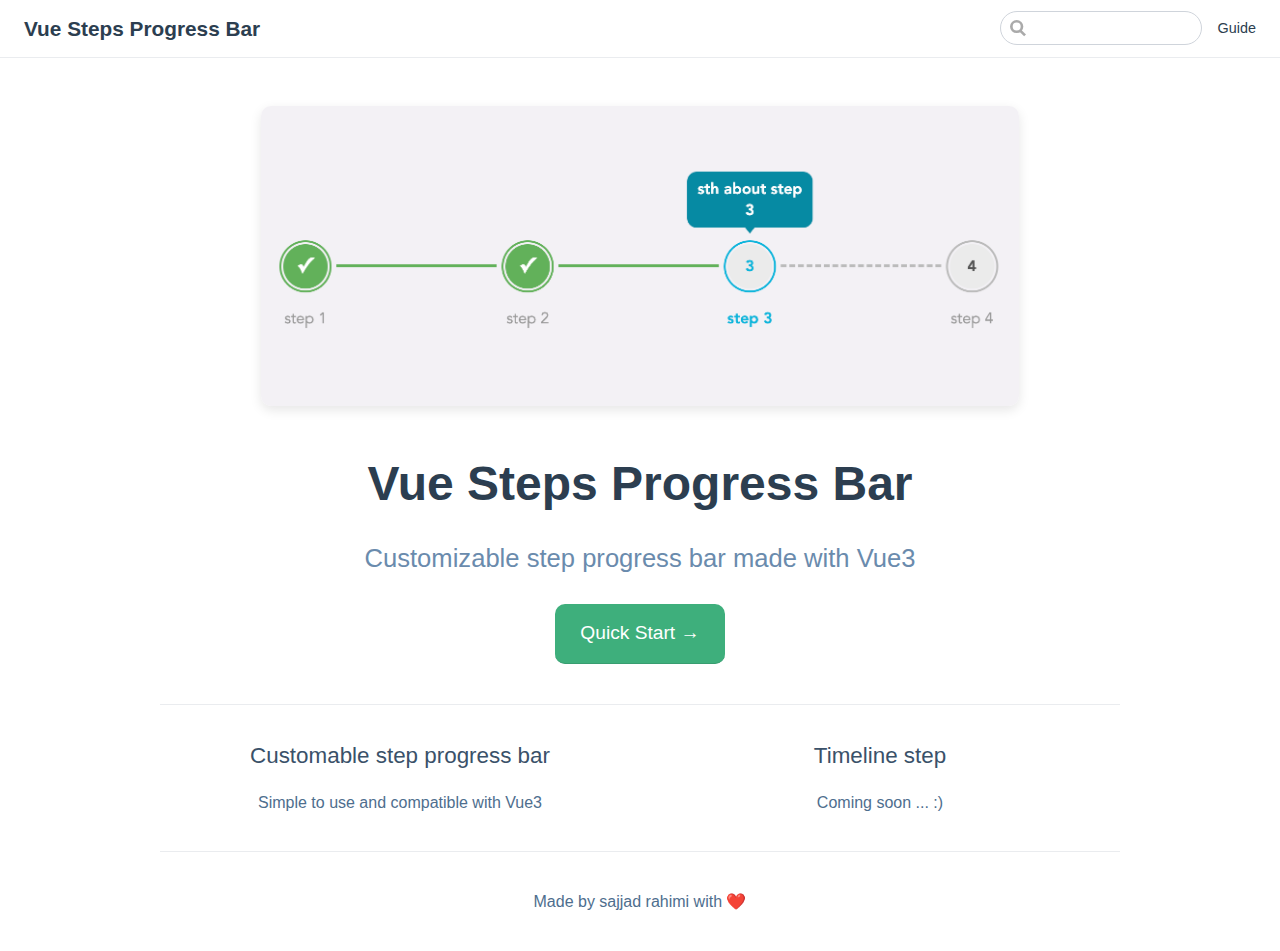
<file: index.html>
<!DOCTYPE html>
<html lang="en-US">
  <head>
    <meta charset="utf-8">
    <meta name="viewport" content="width=device-width,initial-scale=1">
    <title>Vue Steps Progress Bar</title>
    <meta name="generator" content="VuePress 1.8.2">
    
    <meta name="description" content="Vue steps progress bar">
    <meta name="theme-color" content="#3eaf7c">
    <meta name="apple-mobile-web-app-capable" content="yes">
    <meta name="apple-mobile-web-app-status-bar-style" content="black">
    
    <link rel="preload" href="/assets/css/0.styles.1e616eb3.css" as="style"><link rel="preload" href="/assets/js/app.05c525f5.js" as="script"><link rel="preload" href="/assets/js/2.574e60c1.js" as="script"><link rel="preload" href="/assets/js/13.1f40be32.js" as="script"><link rel="prefetch" href="/assets/js/10.aa786312.js"><link rel="prefetch" href="/assets/js/11.b0fa9ad8.js"><link rel="prefetch" href="/assets/js/12.48c99750.js"><link rel="prefetch" href="/assets/js/3.92d0cf36.js"><link rel="prefetch" href="/assets/js/4.e0cd3925.js"><link rel="prefetch" href="/assets/js/5.d0693791.js"><link rel="prefetch" href="/assets/js/6.29235260.js"><link rel="prefetch" href="/assets/js/7.018205db.js"><link rel="prefetch" href="/assets/js/8.f41bae60.js"><link rel="prefetch" href="/assets/js/9.46485af2.js">
    <link rel="stylesheet" href="/assets/css/0.styles.1e616eb3.css">
  </head>
  <body>
    <div id="app" data-server-rendered="true"><div class="theme-container no-sidebar"><header class="navbar"><div class="sidebar-button"><svg xmlns="http://www.w3.org/2000/svg" aria-hidden="true" role="img" viewBox="0 0 448 512" class="icon"><path fill="currentColor" d="M436 124H12c-6.627 0-12-5.373-12-12V80c0-6.627 5.373-12 12-12h424c6.627 0 12 5.373 12 12v32c0 6.627-5.373 12-12 12zm0 160H12c-6.627 0-12-5.373-12-12v-32c0-6.627 5.373-12 12-12h424c6.627 0 12 5.373 12 12v32c0 6.627-5.373 12-12 12zm0 160H12c-6.627 0-12-5.373-12-12v-32c0-6.627 5.373-12 12-12h424c6.627 0 12 5.373 12 12v32c0 6.627-5.373 12-12 12z"></path></svg></div> <a href="/" aria-current="page" class="home-link router-link-exact-active router-link-active"><!----> <span class="site-name">Vue Steps Progress Bar</span></a> <div class="links"><div class="search-box"><input aria-label="Search" autocomplete="off" spellcheck="false" value=""> <!----></div> <nav class="nav-links can-hide"><div class="nav-item"><a href="/guide/" class="nav-link">
  Guide
</a></div> <!----></nav></div></header> <div class="sidebar-mask"></div> <aside class="sidebar"><nav class="nav-links"><div class="nav-item"><a href="/guide/" class="nav-link">
  Guide
</a></div> <!----></nav>  <!----> </aside> <main aria-labelledby="main-title" class="home"><header class="hero"><img src="step-progress-bar.png" alt="hero"> <h1 id="main-title">
      Vue Steps Progress Bar
    </h1> <p class="description">
      Customizable step progress bar made with Vue3
    </p> <p class="action"><a href="/guide/" class="nav-link action-button">
  Quick Start →
</a></p></header> <div class="features"><div class="feature"><h2>Customable step progress bar</h2> <p>Simple to use and compatible with Vue3</p></div><div class="feature"><h2>Timeline step</h2> <p>Coming soon ... :)</p></div></div> <div class="theme-default-content custom content__default"></div> <div class="footer">
    Made by sajjad rahimi with ❤️
  </div></main></div><div class="global-ui"></div></div>
    <script src="/assets/js/app.05c525f5.js" defer></script><script src="/assets/js/2.574e60c1.js" defer></script><script src="/assets/js/13.1f40be32.js" defer></script>
  </body>
</html>
</file>
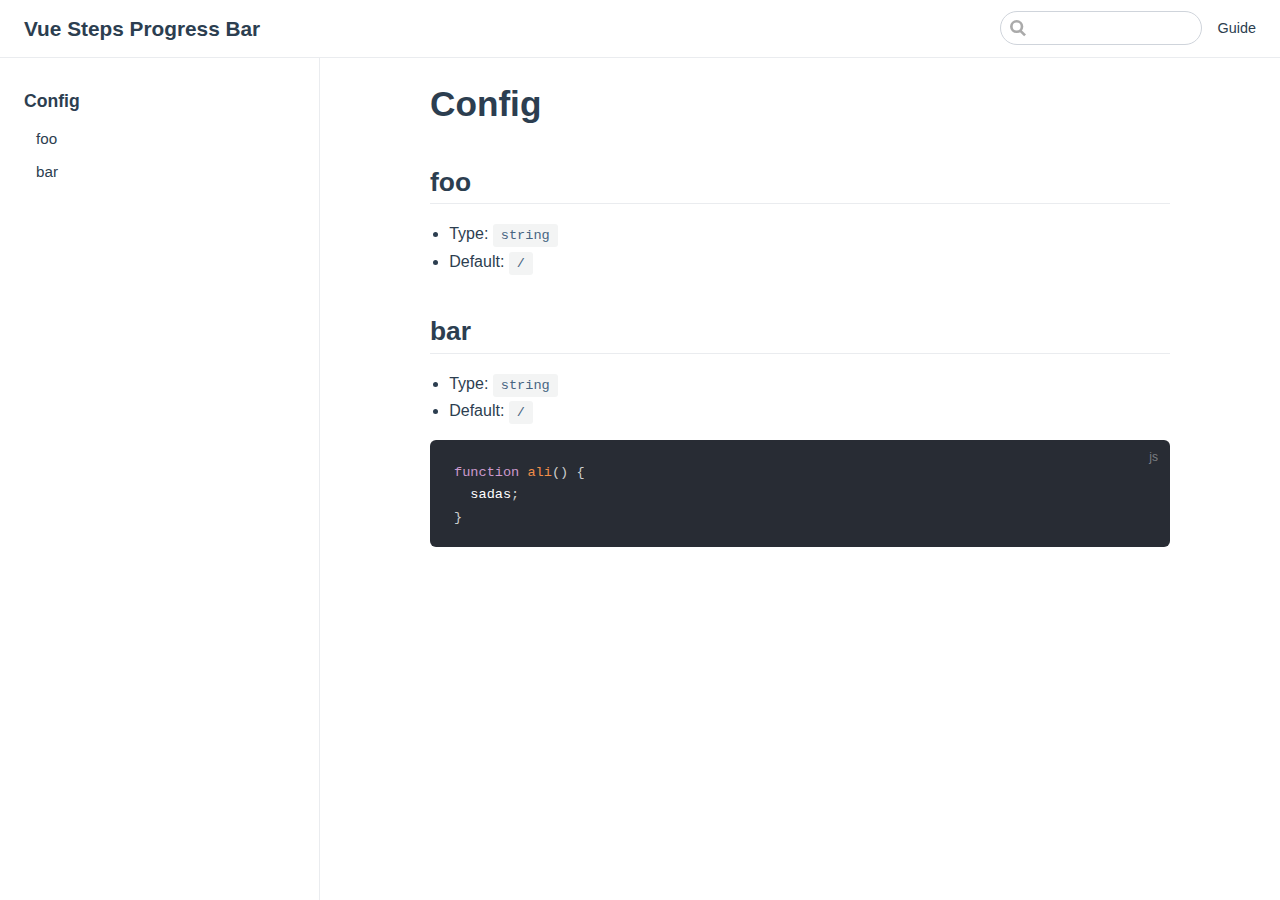
<file: config/index.html>
<!DOCTYPE html>
<html lang="en-US">
  <head>
    <meta charset="utf-8">
    <meta name="viewport" content="width=device-width,initial-scale=1">
    <title>Config | Vue Steps Progress Bar</title>
    <meta name="generator" content="VuePress 1.8.2">
    
    <meta name="description" content="Vue steps progress bar">
    <meta name="theme-color" content="#3eaf7c">
    <meta name="apple-mobile-web-app-capable" content="yes">
    <meta name="apple-mobile-web-app-status-bar-style" content="black">
    
    <link rel="preload" href="/assets/css/0.styles.1e616eb3.css" as="style"><link rel="preload" href="/assets/js/app.05c525f5.js" as="script"><link rel="preload" href="/assets/js/2.574e60c1.js" as="script"><link rel="preload" href="/assets/js/10.aa786312.js" as="script"><link rel="prefetch" href="/assets/js/11.b0fa9ad8.js"><link rel="prefetch" href="/assets/js/12.48c99750.js"><link rel="prefetch" href="/assets/js/13.1f40be32.js"><link rel="prefetch" href="/assets/js/3.92d0cf36.js"><link rel="prefetch" href="/assets/js/4.e0cd3925.js"><link rel="prefetch" href="/assets/js/5.d0693791.js"><link rel="prefetch" href="/assets/js/6.29235260.js"><link rel="prefetch" href="/assets/js/7.018205db.js"><link rel="prefetch" href="/assets/js/8.f41bae60.js"><link rel="prefetch" href="/assets/js/9.46485af2.js">
    <link rel="stylesheet" href="/assets/css/0.styles.1e616eb3.css">
  </head>
  <body>
    <div id="app" data-server-rendered="true"><div class="theme-container"><header class="navbar"><div class="sidebar-button"><svg xmlns="http://www.w3.org/2000/svg" aria-hidden="true" role="img" viewBox="0 0 448 512" class="icon"><path fill="currentColor" d="M436 124H12c-6.627 0-12-5.373-12-12V80c0-6.627 5.373-12 12-12h424c6.627 0 12 5.373 12 12v32c0 6.627-5.373 12-12 12zm0 160H12c-6.627 0-12-5.373-12-12v-32c0-6.627 5.373-12 12-12h424c6.627 0 12 5.373 12 12v32c0 6.627-5.373 12-12 12zm0 160H12c-6.627 0-12-5.373-12-12v-32c0-6.627 5.373-12 12-12h424c6.627 0 12 5.373 12 12v32c0 6.627-5.373 12-12 12z"></path></svg></div> <a href="/" class="home-link router-link-active"><!----> <span class="site-name">Vue Steps Progress Bar</span></a> <div class="links"><div class="search-box"><input aria-label="Search" autocomplete="off" spellcheck="false" value=""> <!----></div> <nav class="nav-links can-hide"><div class="nav-item"><a href="/guide/" class="nav-link">
  Guide
</a></div> <!----></nav></div></header> <div class="sidebar-mask"></div> <aside class="sidebar"><nav class="nav-links"><div class="nav-item"><a href="/guide/" class="nav-link">
  Guide
</a></div> <!----></nav>  <ul class="sidebar-links"><li><section class="sidebar-group depth-0"><p class="sidebar-heading open"><span>Config</span> <!----></p> <ul class="sidebar-links sidebar-group-items"><li><a href="/config/#foo" class="sidebar-link">foo</a><ul class="sidebar-sub-headers"></ul></li><li><a href="/config/#bar" class="sidebar-link">bar</a><ul class="sidebar-sub-headers"></ul></li></ul></section></li></ul> </aside> <main class="page"> <div class="theme-default-content content__default"><h1 id="config"><a href="#config" class="header-anchor">#</a> Config</h1> <h2 id="foo"><a href="#foo" class="header-anchor">#</a> foo</h2> <ul><li>Type: <code>string</code></li> <li>Default: <code>/</code></li></ul> <h2 id="bar"><a href="#bar" class="header-anchor">#</a> bar</h2> <ul><li>Type: <code>string</code></li> <li>Default: <code>/</code></li></ul> <div class="language-javascript extra-class"><pre class="language-javascript"><code><span class="token keyword">function</span> <span class="token function">ali</span><span class="token punctuation">(</span><span class="token punctuation">)</span> <span class="token punctuation">{</span>
  sadas<span class="token punctuation">;</span>
<span class="token punctuation">}</span>
</code></pre></div></div> <footer class="page-edit"><!----> <!----></footer> <!----> </main></div><div class="global-ui"></div></div>
    <script src="/assets/js/app.05c525f5.js" defer></script><script src="/assets/js/2.574e60c1.js" defer></script><script src="/assets/js/10.aa786312.js" defer></script>
  </body>
</html>
</file>
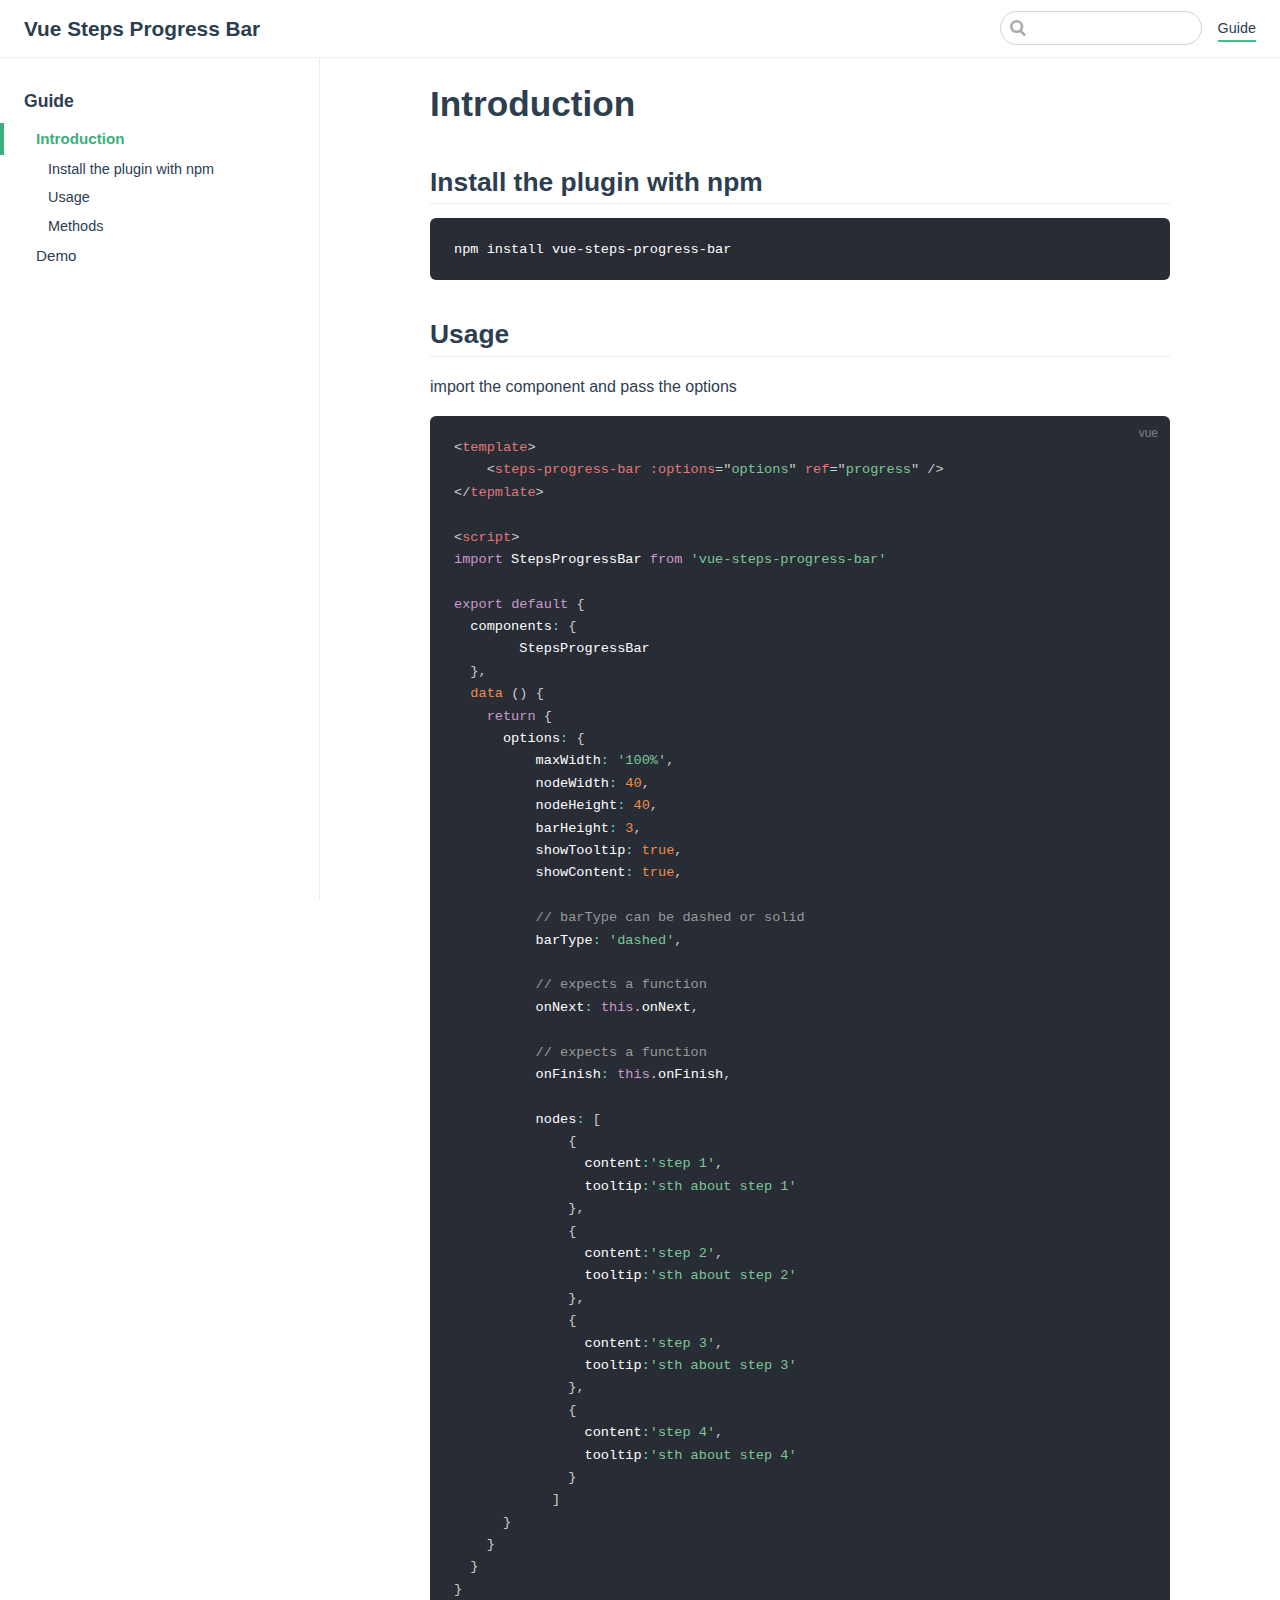
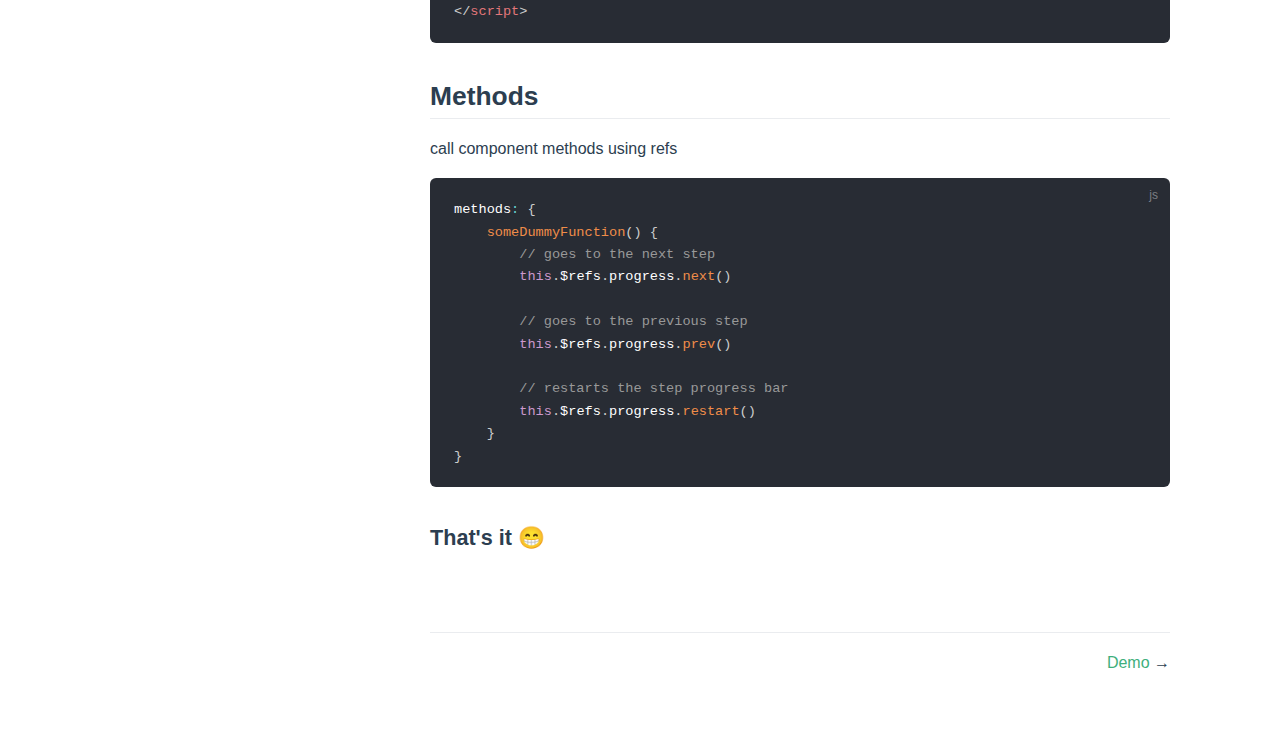
<file: guide/index.html>
<!DOCTYPE html>
<html lang="en-US">
  <head>
    <meta charset="utf-8">
    <meta name="viewport" content="width=device-width,initial-scale=1">
    <title>Introduction | Vue Steps Progress Bar</title>
    <meta name="generator" content="VuePress 1.8.2">
    
    <meta name="description" content="Vue steps progress bar">
    <meta name="theme-color" content="#3eaf7c">
    <meta name="apple-mobile-web-app-capable" content="yes">
    <meta name="apple-mobile-web-app-status-bar-style" content="black">
    
    <link rel="preload" href="/assets/css/0.styles.1e616eb3.css" as="style"><link rel="preload" href="/assets/js/app.05c525f5.js" as="script"><link rel="preload" href="/assets/js/2.574e60c1.js" as="script"><link rel="preload" href="/assets/js/11.b0fa9ad8.js" as="script"><link rel="prefetch" href="/assets/js/10.aa786312.js"><link rel="prefetch" href="/assets/js/12.48c99750.js"><link rel="prefetch" href="/assets/js/13.1f40be32.js"><link rel="prefetch" href="/assets/js/3.92d0cf36.js"><link rel="prefetch" href="/assets/js/4.e0cd3925.js"><link rel="prefetch" href="/assets/js/5.d0693791.js"><link rel="prefetch" href="/assets/js/6.29235260.js"><link rel="prefetch" href="/assets/js/7.018205db.js"><link rel="prefetch" href="/assets/js/8.f41bae60.js"><link rel="prefetch" href="/assets/js/9.46485af2.js">
    <link rel="stylesheet" href="/assets/css/0.styles.1e616eb3.css">
  </head>
  <body>
    <div id="app" data-server-rendered="true"><div class="theme-container"><header class="navbar"><div class="sidebar-button"><svg xmlns="http://www.w3.org/2000/svg" aria-hidden="true" role="img" viewBox="0 0 448 512" class="icon"><path fill="currentColor" d="M436 124H12c-6.627 0-12-5.373-12-12V80c0-6.627 5.373-12 12-12h424c6.627 0 12 5.373 12 12v32c0 6.627-5.373 12-12 12zm0 160H12c-6.627 0-12-5.373-12-12v-32c0-6.627 5.373-12 12-12h424c6.627 0 12 5.373 12 12v32c0 6.627-5.373 12-12 12zm0 160H12c-6.627 0-12-5.373-12-12v-32c0-6.627 5.373-12 12-12h424c6.627 0 12 5.373 12 12v32c0 6.627-5.373 12-12 12z"></path></svg></div> <a href="/" class="home-link router-link-active"><!----> <span class="site-name">Vue Steps Progress Bar</span></a> <div class="links"><div class="search-box"><input aria-label="Search" autocomplete="off" spellcheck="false" value=""> <!----></div> <nav class="nav-links can-hide"><div class="nav-item"><a href="/guide/" aria-current="page" class="nav-link router-link-exact-active router-link-active">
  Guide
</a></div> <!----></nav></div></header> <div class="sidebar-mask"></div> <aside class="sidebar"><nav class="nav-links"><div class="nav-item"><a href="/guide/" aria-current="page" class="nav-link router-link-exact-active router-link-active">
  Guide
</a></div> <!----></nav>  <ul class="sidebar-links"><li><section class="sidebar-group depth-0"><p class="sidebar-heading open"><span>Guide</span> <!----></p> <ul class="sidebar-links sidebar-group-items"><li><a href="/guide/" aria-current="page" class="active sidebar-link">Introduction</a><ul class="sidebar-sub-headers"><li class="sidebar-sub-header"><a href="/guide/#install-the-plugin-with-npm" class="sidebar-link">Install the plugin with npm</a></li><li class="sidebar-sub-header"><a href="/guide/#usage" class="sidebar-link">Usage</a></li><li class="sidebar-sub-header"><a href="/guide/#methods" class="sidebar-link">Methods</a></li></ul></li><li><a href="/guide/using-vue.html" class="sidebar-link">Demo</a></li></ul></section></li></ul> </aside> <main class="page"> <div class="theme-default-content content__default"><h1 id="introduction"><a href="#introduction" class="header-anchor">#</a> Introduction</h1> <h2 id="install-the-plugin-with-npm"><a href="#install-the-plugin-with-npm" class="header-anchor">#</a> Install the plugin with npm</h2> <div class="language- extra-class"><pre class="language-text"><code>npm install vue-steps-progress-bar
</code></pre></div><h2 id="usage"><a href="#usage" class="header-anchor">#</a> Usage</h2> <p>import the component and pass the options</p> <div class="language-vue extra-class"><pre class="language-vue"><code><span class="token tag"><span class="token tag"><span class="token punctuation">&lt;</span>template</span><span class="token punctuation">&gt;</span></span>
    <span class="token tag"><span class="token tag"><span class="token punctuation">&lt;</span>steps-progress-bar</span> <span class="token attr-name">:options</span><span class="token attr-value"><span class="token punctuation attr-equals">=</span><span class="token punctuation">&quot;</span>options<span class="token punctuation">&quot;</span></span> <span class="token attr-name">ref</span><span class="token attr-value"><span class="token punctuation attr-equals">=</span><span class="token punctuation">&quot;</span>progress<span class="token punctuation">&quot;</span></span> <span class="token punctuation">/&gt;</span></span>
<span class="token tag"><span class="token tag"><span class="token punctuation">&lt;/</span>tepmlate</span><span class="token punctuation">&gt;</span></span>

<span class="token tag"><span class="token tag"><span class="token punctuation">&lt;</span>script</span><span class="token punctuation">&gt;</span></span><span class="token script"><span class="token language-javascript">
<span class="token keyword">import</span> StepsProgressBar <span class="token keyword">from</span> <span class="token string">'vue-steps-progress-bar'</span>

<span class="token keyword">export</span> <span class="token keyword">default</span> <span class="token punctuation">{</span>
  components<span class="token operator">:</span> <span class="token punctuation">{</span>
        StepsProgressBar
  <span class="token punctuation">}</span><span class="token punctuation">,</span>
  <span class="token function">data</span> <span class="token punctuation">(</span><span class="token punctuation">)</span> <span class="token punctuation">{</span>
    <span class="token keyword">return</span> <span class="token punctuation">{</span>
      options<span class="token operator">:</span> <span class="token punctuation">{</span>
          maxWidth<span class="token operator">:</span> <span class="token string">'100%'</span><span class="token punctuation">,</span>
          nodeWidth<span class="token operator">:</span> <span class="token number">40</span><span class="token punctuation">,</span>
          nodeHeight<span class="token operator">:</span> <span class="token number">40</span><span class="token punctuation">,</span>
          barHeight<span class="token operator">:</span> <span class="token number">3</span><span class="token punctuation">,</span>
          showTooltip<span class="token operator">:</span> <span class="token boolean">true</span><span class="token punctuation">,</span>
          showContent<span class="token operator">:</span> <span class="token boolean">true</span><span class="token punctuation">,</span>

          <span class="token comment">// barType can be dashed or solid</span>
          barType<span class="token operator">:</span> <span class="token string">'dashed'</span><span class="token punctuation">,</span>

          <span class="token comment">// expects a function</span>
          onNext<span class="token operator">:</span> <span class="token keyword">this</span><span class="token punctuation">.</span>onNext<span class="token punctuation">,</span>

          <span class="token comment">// expects a function</span>
          onFinish<span class="token operator">:</span> <span class="token keyword">this</span><span class="token punctuation">.</span>onFinish<span class="token punctuation">,</span>

          nodes<span class="token operator">:</span> <span class="token punctuation">[</span>
              <span class="token punctuation">{</span>
                content<span class="token operator">:</span><span class="token string">'step 1'</span><span class="token punctuation">,</span>
                tooltip<span class="token operator">:</span><span class="token string">'sth about step 1'</span>
              <span class="token punctuation">}</span><span class="token punctuation">,</span>
              <span class="token punctuation">{</span>
                content<span class="token operator">:</span><span class="token string">'step 2'</span><span class="token punctuation">,</span>
                tooltip<span class="token operator">:</span><span class="token string">'sth about step 2'</span>
              <span class="token punctuation">}</span><span class="token punctuation">,</span>
              <span class="token punctuation">{</span>
                content<span class="token operator">:</span><span class="token string">'step 3'</span><span class="token punctuation">,</span>
                tooltip<span class="token operator">:</span><span class="token string">'sth about step 3'</span>
              <span class="token punctuation">}</span><span class="token punctuation">,</span>
              <span class="token punctuation">{</span>
                content<span class="token operator">:</span><span class="token string">'step 4'</span><span class="token punctuation">,</span>
                tooltip<span class="token operator">:</span><span class="token string">'sth about step 4'</span>
              <span class="token punctuation">}</span>
            <span class="token punctuation">]</span>
      <span class="token punctuation">}</span>
    <span class="token punctuation">}</span>
  <span class="token punctuation">}</span>
<span class="token punctuation">}</span>
</span></span><span class="token tag"><span class="token tag"><span class="token punctuation">&lt;/</span>script</span><span class="token punctuation">&gt;</span></span>
</code></pre></div><h2 id="methods"><a href="#methods" class="header-anchor">#</a> Methods</h2> <p>call component methods using refs</p> <div class="language-javascript extra-class"><pre class="language-javascript"><code>methods<span class="token operator">:</span> <span class="token punctuation">{</span>
    <span class="token function">someDummyFunction</span><span class="token punctuation">(</span><span class="token punctuation">)</span> <span class="token punctuation">{</span>
        <span class="token comment">// goes to the next step</span>
        <span class="token keyword">this</span><span class="token punctuation">.</span>$refs<span class="token punctuation">.</span>progress<span class="token punctuation">.</span><span class="token function">next</span><span class="token punctuation">(</span><span class="token punctuation">)</span>

        <span class="token comment">// goes to the previous step</span>
        <span class="token keyword">this</span><span class="token punctuation">.</span>$refs<span class="token punctuation">.</span>progress<span class="token punctuation">.</span><span class="token function">prev</span><span class="token punctuation">(</span><span class="token punctuation">)</span>

        <span class="token comment">// restarts the step progress bar</span>
        <span class="token keyword">this</span><span class="token punctuation">.</span>$refs<span class="token punctuation">.</span>progress<span class="token punctuation">.</span><span class="token function">restart</span><span class="token punctuation">(</span><span class="token punctuation">)</span>
    <span class="token punctuation">}</span>
<span class="token punctuation">}</span>
</code></pre></div><h3 id="that-s-it-😁"><a href="#that-s-it-😁" class="header-anchor">#</a> That's it 😁</h3></div> <footer class="page-edit"><!----> <!----></footer> <div class="page-nav"><p class="inner"><!----> <span class="next"><a href="/guide/using-vue.html">
        Demo
      </a>
      →
    </span></p></div> </main></div><div class="global-ui"></div></div>
    <script src="/assets/js/app.05c525f5.js" defer></script><script src="/assets/js/2.574e60c1.js" defer></script><script src="/assets/js/11.b0fa9ad8.js" defer></script>
  </body>
</html>
</file>
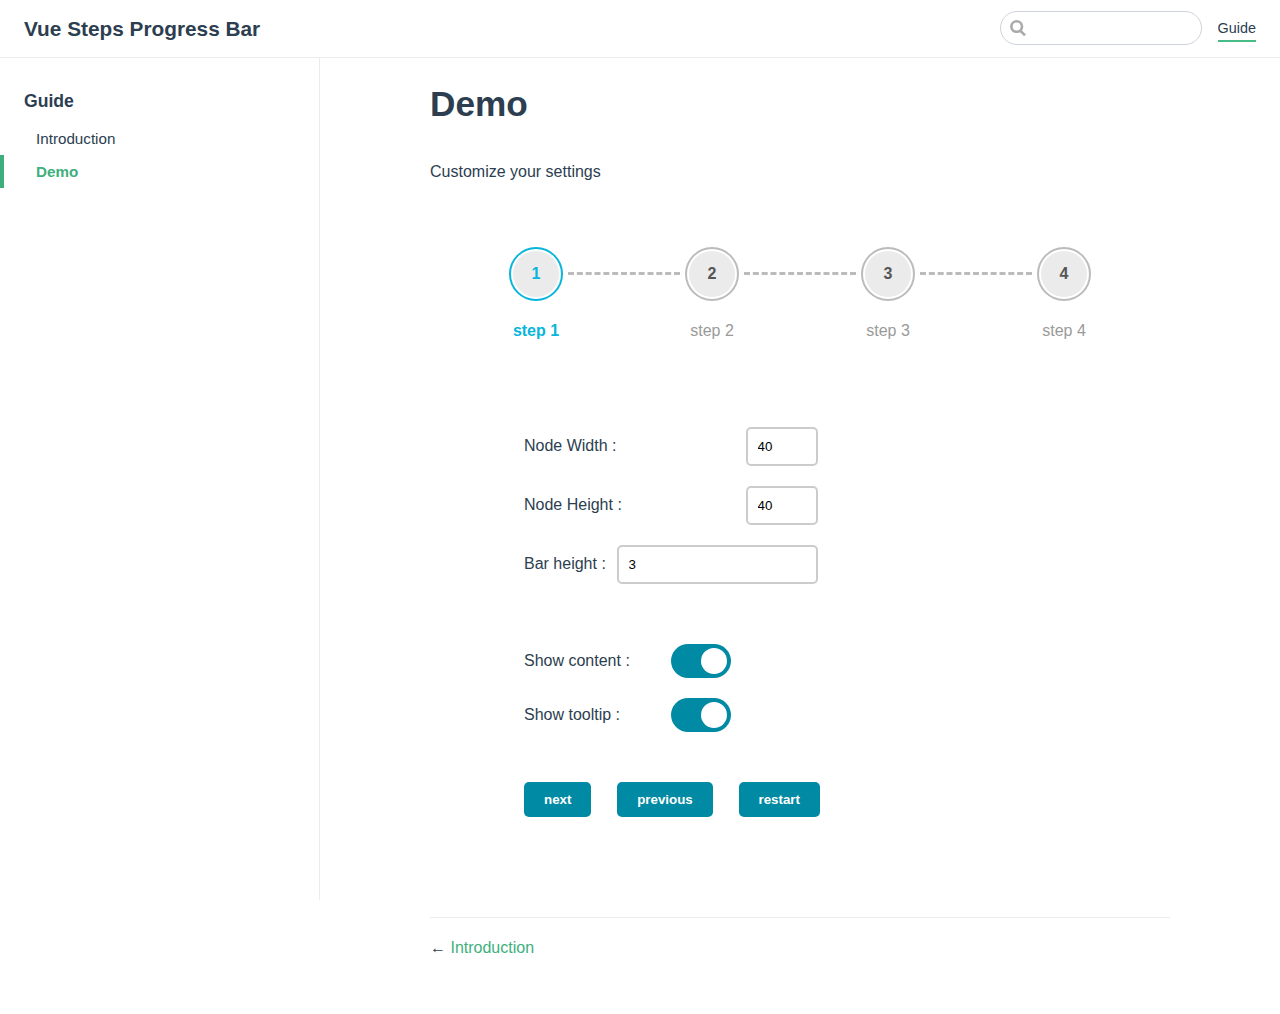
<file: guide/using-vue.html>
<!DOCTYPE html>
<html lang="en-US">
  <head>
    <meta charset="utf-8">
    <meta name="viewport" content="width=device-width,initial-scale=1">
    <title>Demo | Vue Steps Progress Bar</title>
    <meta name="generator" content="VuePress 1.8.2">
    
    <meta name="description" content="Vue steps progress bar">
    <meta name="theme-color" content="#3eaf7c">
    <meta name="apple-mobile-web-app-capable" content="yes">
    <meta name="apple-mobile-web-app-status-bar-style" content="black">
    
    <link rel="preload" href="/assets/css/0.styles.1e616eb3.css" as="style"><link rel="preload" href="/assets/js/app.05c525f5.js" as="script"><link rel="preload" href="/assets/js/2.574e60c1.js" as="script"><link rel="preload" href="/assets/js/12.48c99750.js" as="script"><link rel="preload" href="/assets/js/3.92d0cf36.js" as="script"><link rel="prefetch" href="/assets/js/10.aa786312.js"><link rel="prefetch" href="/assets/js/11.b0fa9ad8.js"><link rel="prefetch" href="/assets/js/13.1f40be32.js"><link rel="prefetch" href="/assets/js/4.e0cd3925.js"><link rel="prefetch" href="/assets/js/5.d0693791.js"><link rel="prefetch" href="/assets/js/6.29235260.js"><link rel="prefetch" href="/assets/js/7.018205db.js"><link rel="prefetch" href="/assets/js/8.f41bae60.js"><link rel="prefetch" href="/assets/js/9.46485af2.js">
    <link rel="stylesheet" href="/assets/css/0.styles.1e616eb3.css">
  </head>
  <body>
    <div id="app" data-server-rendered="true"><div class="theme-container"><header class="navbar"><div class="sidebar-button"><svg xmlns="http://www.w3.org/2000/svg" aria-hidden="true" role="img" viewBox="0 0 448 512" class="icon"><path fill="currentColor" d="M436 124H12c-6.627 0-12-5.373-12-12V80c0-6.627 5.373-12 12-12h424c6.627 0 12 5.373 12 12v32c0 6.627-5.373 12-12 12zm0 160H12c-6.627 0-12-5.373-12-12v-32c0-6.627 5.373-12 12-12h424c6.627 0 12 5.373 12 12v32c0 6.627-5.373 12-12 12zm0 160H12c-6.627 0-12-5.373-12-12v-32c0-6.627 5.373-12 12-12h424c6.627 0 12 5.373 12 12v32c0 6.627-5.373 12-12 12z"></path></svg></div> <a href="/" class="home-link router-link-active"><!----> <span class="site-name">Vue Steps Progress Bar</span></a> <div class="links"><div class="search-box"><input aria-label="Search" autocomplete="off" spellcheck="false" value=""> <!----></div> <nav class="nav-links can-hide"><div class="nav-item"><a href="/guide/" class="nav-link router-link-active">
  Guide
</a></div> <!----></nav></div></header> <div class="sidebar-mask"></div> <aside class="sidebar"><nav class="nav-links"><div class="nav-item"><a href="/guide/" class="nav-link router-link-active">
  Guide
</a></div> <!----></nav>  <ul class="sidebar-links"><li><section class="sidebar-group depth-0"><p class="sidebar-heading open"><span>Guide</span> <!----></p> <ul class="sidebar-links sidebar-group-items"><li><a href="/guide/" aria-current="page" class="sidebar-link">Introduction</a></li><li><a href="/guide/using-vue.html" aria-current="page" class="active sidebar-link">Demo</a></li></ul></section></li></ul> </aside> <main class="page"> <div class="theme-default-content content__default"><h1 id="demo"><a href="#demo" class="header-anchor">#</a> Demo</h1> <p>Customize your settings</p> <div><div class="progress-container" style="max-width:100%;"><div id="0" class="progress"><div id="0" class="node node-0 start-node active" style="width:40px;height:40px;"><div id="0" class="node-circle">1</div> <div class="node-content"><p>step 1</p></div> <div class="tooltip-container"><div class="node-tooltip node-tooltip-0 node-tooltip-top"><p class="tooltip-text" style="position:relative"> sth about step 1</p></div></div></div> <div id="0" class="progress-bar bar-0"><div class="progress-bar-active" style="border-top:3px dashed #bbbbbb;"></div> <div class="progress-bar-checked" style="border-top:3px solid #61B15A;"></div></div></div><div id="1" class="progress"><div id="1" class="node node-1" style="width:40px;height:40px;"><div id="1" class="node-circle">2</div> <div class="node-content"><p>step 2</p></div> <div class="tooltip-container"><div class="node-tooltip node-tooltip-1 node-tooltip-down"><p class="tooltip-text" style="position:relative"> sth about step 2</p></div></div></div> <div id="1" class="progress-bar bar-1"><div class="progress-bar-active" style="border-top:3px dashed #bbbbbb;"></div> <div class="progress-bar-checked" style="border-top:3px solid #61B15A;"></div></div></div><div id="2" class="progress"><div id="2" class="node node-2" style="width:40px;height:40px;"><div id="2" class="node-circle">3</div> <div class="node-content"><p>step 3</p></div> <div class="tooltip-container"><div class="node-tooltip node-tooltip-2 node-tooltip-top"><p class="tooltip-text" style="position:relative"> sth about step 3</p></div></div></div> <div id="2" class="progress-bar bar-2"><div class="progress-bar-active" style="border-top:3px dashed #bbbbbb;"></div> <div class="progress-bar-checked" style="border-top:3px solid #61B15A;"></div></div></div><div id="3" class="progress"><div id="3" class="node node-3 last-node" style="width:40px;height:40px;"><div id="3" class="node-circle">4</div> <div class="node-content"><p>step 4</p></div> <div class="tooltip-container"><div class="node-tooltip node-tooltip-3 node-tooltip-down"><p class="tooltip-text" style="position:relative"> sth about step 4</p></div></div></div> <!----></div></div> <div class="option-holder"><div class="input-holder"><div class="input-container"><label for="input-1">
        Node Width :
        </label> <input type="number" placeholder id="input-1" min="20" max="60" value="40"></div> <div class="input-container"><label for="input-2">Node Height :</label> <input type="number" placeholder id="input-2" min="20" max="60" value="40"></div> <div class="input-container"><label for="input-3"> 
            Bar height :
          </label> <input type="number" placeholder id="input-3" max="15" value="3"></div></div> <div class="toggle-holder"><div class="toggle-container"><label for>Show content :</label> <label class="switch"><input type="checkbox" checked="checked"> <span class="slider round"></span></label></div> <div class="toggle-container"><label for>Show tooltip :</label> <label class="switch"><input type="checkbox" checked="checked"> <span class="slider round"></span></label></div></div> <div class="button-holder"><button class="button">next</button> <button class="button">previous</button> <button class="button">restart</button></div></div></div></div> <footer class="page-edit"><!----> <!----></footer> <div class="page-nav"><p class="inner"><span class="prev">
      ←
      <a href="/guide/" class="prev router-link-active">
        Introduction
      </a></span> <!----></p></div> </main></div><div class="global-ui"></div></div>
    <script src="/assets/js/app.05c525f5.js" defer></script><script src="/assets/js/2.574e60c1.js" defer></script><script src="/assets/js/12.48c99750.js" defer></script><script src="/assets/js/3.92d0cf36.js" defer></script>
  </body>
</html>
</file>
<file: assets/css/0.styles.1e616eb3.css>
code[class*=language-],pre[class*=language-]{color:#ccc;background:none;font-family:Consolas,Monaco,Andale Mono,Ubuntu Mono,monospace;font-size:1em;text-align:left;white-space:pre;word-spacing:normal;word-break:normal;word-wrap:normal;line-height:1.5;-moz-tab-size:4;-o-tab-size:4;tab-size:4;-webkit-hyphens:none;hyphens:none}pre[class*=language-]{padding:1em;margin:.5em 0;overflow:auto}:not(pre)>code[class*=language-],pre[class*=language-]{background:#2d2d2d}:not(pre)>code[class*=language-]{padding:.1em;border-radius:.3em;white-space:normal}.token.block-comment,.token.cdata,.token.comment,.token.doctype,.token.prolog{color:#999}.token.punctuation{color:#ccc}.token.attr-name,.token.deleted,.token.namespace,.token.tag{color:#e2777a}.token.function-name{color:#6196cc}.token.boolean,.token.function,.token.number{color:#f08d49}.token.class-name,.token.constant,.token.property,.token.symbol{color:#f8c555}.token.atrule,.token.builtin,.token.important,.token.keyword,.token.selector{color:#cc99cd}.token.attr-value,.token.char,.token.regex,.token.string,.token.variable{color:#7ec699}.token.entity,.token.operator,.token.url{color:#67cdcc}.token.bold,.token.important{font-weight:700}.token.italic{font-style:italic}.token.entity{cursor:help}.token.inserted{color:green}.theme-default-content code{color:#476582;padding:.25rem .5rem;margin:0;font-size:.85em;background-color:rgba(27,31,35,.05);border-radius:3px}.theme-default-content code .token.deleted{color:#ec5975}.theme-default-content code .token.inserted{color:#3eaf7c}.theme-default-content pre,.theme-default-content pre[class*=language-]{line-height:1.4;padding:1.25rem 1.5rem;margin:.85rem 0;background-color:#282c34;border-radius:6px;overflow:auto}.theme-default-content pre[class*=language-] code,.theme-default-content pre code{color:#fff;padding:0;background-color:transparent;border-radius:0}div[class*=language-]{position:relative;background-color:#282c34;border-radius:6px}div[class*=language-] .highlight-lines{-webkit-user-select:none;user-select:none;padding-top:1.3rem;position:absolute;top:0;left:0;width:100%;line-height:1.4}div[class*=language-] .highlight-lines .highlighted{background-color:rgba(0,0,0,.66)}div[class*=language-] pre,div[class*=language-] pre[class*=language-]{background:transparent;position:relative;z-index:1}div[class*=language-]:before{position:absolute;z-index:3;top:.8em;right:1em;font-size:.75rem;color:hsla(0,0%,100%,.4)}div[class*=language-]:not(.line-numbers-mode) .line-numbers-wrapper{display:none}div[class*=language-].line-numbers-mode .highlight-lines .highlighted{position:relative}div[class*=language-].line-numbers-mode .highlight-lines .highlighted:before{content:" ";position:absolute;z-index:3;left:0;top:0;display:block;width:3.5rem;height:100%;background-color:rgba(0,0,0,.66)}div[class*=language-].line-numbers-mode pre{padding-left:4.5rem;vertical-align:middle}div[class*=language-].line-numbers-mode .line-numbers-wrapper{position:absolute;top:0;width:3.5rem;text-align:center;color:hsla(0,0%,100%,.3);padding:1.25rem 0;line-height:1.4}div[class*=language-].line-numbers-mode .line-numbers-wrapper br{-webkit-user-select:none;user-select:none}div[class*=language-].line-numbers-mode .line-numbers-wrapper .line-number{position:relative;z-index:4;-webkit-user-select:none;user-select:none;font-size:.85em}div[class*=language-].line-numbers-mode:after{content:"";position:absolute;z-index:2;top:0;left:0;width:3.5rem;height:100%;border-radius:6px 0 0 6px;border-right:1px solid rgba(0,0,0,.66);background-color:#282c34}div[class~=language-js]:before{content:"js"}div[class~=language-ts]:before{content:"ts"}div[class~=language-html]:before{content:"html"}div[class~=language-md]:before{content:"md"}div[class~=language-vue]:before{content:"vue"}div[class~=language-css]:before{content:"css"}div[class~=language-sass]:before{content:"sass"}div[class~=language-scss]:before{content:"scss"}div[class~=language-less]:before{content:"less"}div[class~=language-stylus]:before{content:"stylus"}div[class~=language-go]:before{content:"go"}div[class~=language-java]:before{content:"java"}div[class~=language-c]:before{content:"c"}div[class~=language-sh]:before{content:"sh"}div[class~=language-yaml]:before{content:"yaml"}div[class~=language-py]:before{content:"py"}div[class~=language-docker]:before{content:"docker"}div[class~=language-dockerfile]:before{content:"dockerfile"}div[class~=language-makefile]:before{content:"makefile"}div[class~=language-javascript]:before{content:"js"}div[class~=language-typescript]:before{content:"ts"}div[class~=language-markup]:before{content:"html"}div[class~=language-markdown]:before{content:"md"}div[class~=language-json]:before{content:"json"}div[class~=language-ruby]:before{content:"rb"}div[class~=language-python]:before{content:"py"}div[class~=language-bash]:before{content:"sh"}div[class~=language-php]:before{content:"php"}.custom-block .custom-block-title{font-weight:600;margin-bottom:-.4rem}.custom-block.danger,.custom-block.tip,.custom-block.warning{padding:.1rem 1.5rem;border-left-width:.5rem;border-left-style:solid;margin:1rem 0}.custom-block.tip{background-color:#f3f5f7;border-color:#42b983}.custom-block.warning{background-color:rgba(255,229,100,.3);border-color:#e7c000;color:#6b5900}.custom-block.warning .custom-block-title{color:#b29400}.custom-block.warning a{color:#2c3e50}.custom-block.danger{background-color:#ffe6e6;border-color:#c00;color:#4d0000}.custom-block.danger .custom-block-title{color:#900}.custom-block.danger a{color:#2c3e50}.custom-block.details{display:block;position:relative;border-radius:2px;margin:1.6em 0;padding:1.6em;background-color:#eee}.custom-block.details h4{margin-top:0}.custom-block.details figure:last-child,.custom-block.details p:last-child{margin-bottom:0;padding-bottom:0}.custom-block.details summary{outline:none;cursor:pointer}.arrow{display:inline-block;width:0;height:0}.arrow.up{border-bottom:6px solid #ccc}.arrow.down,.arrow.up{border-left:4px solid transparent;border-right:4px solid transparent}.arrow.down{border-top:6px solid #ccc}.arrow.right{border-left:6px solid #ccc}.arrow.left,.arrow.right{border-top:4px solid transparent;border-bottom:4px solid transparent}.arrow.left{border-right:6px solid #ccc}.theme-default-content:not(.custom){max-width:740px;margin:0 auto;padding:2rem 2.5rem}@media (max-width:959px){.theme-default-content:not(.custom){padding:2rem}}@media (max-width:419px){.theme-default-content:not(.custom){padding:1.5rem}}.table-of-contents .badge{vertical-align:middle}body,html{padding:0;margin:0;background-color:#fff}body{font-family:-apple-system,BlinkMacSystemFont,Segoe UI,Roboto,Oxygen,Ubuntu,Cantarell,Fira Sans,Droid Sans,Helvetica Neue,sans-serif;-webkit-font-smoothing:antialiased;-moz-osx-font-smoothing:grayscale;font-size:16px;color:#2c3e50}.page{padding-left:20rem}.navbar{z-index:20;right:0;height:3.6rem;background-color:#fff;box-sizing:border-box;border-bottom:1px solid #eaecef}.navbar,.sidebar-mask{position:fixed;top:0;left:0}.sidebar-mask{z-index:9;width:100vw;height:100vh;display:none}.sidebar{font-size:16px;background-color:#fff;width:20rem;position:fixed;z-index:10;margin:0;top:3.6rem;left:0;bottom:0;box-sizing:border-box;border-right:1px solid #eaecef;overflow-y:auto}.theme-default-content:not(.custom)>:first-child{margin-top:3.6rem}.theme-default-content:not(.custom) a:hover{text-decoration:underline}.theme-default-content:not(.custom) p.demo{padding:1rem 1.5rem;border:1px solid #ddd;border-radius:4px}.theme-default-content:not(.custom) img{max-width:100%}.theme-default-content.custom{padding:0;margin:0}.theme-default-content.custom img{max-width:100%}a{font-weight:500;text-decoration:none}a,p a code{color:#3eaf7c}p a code{font-weight:400}kbd{background:#eee;border:.15rem solid #ddd;border-bottom:.25rem solid #ddd;border-radius:.15rem;padding:0 .15em}blockquote{font-size:1rem;color:#999;border-left:.2rem solid #dfe2e5;margin:1rem 0;padding:.25rem 0 .25rem 1rem}blockquote>p{margin:0}ol,ul{padding-left:1.2em}strong{font-weight:600}h1,h2,h3,h4,h5,h6{font-weight:600;line-height:1.25}.theme-default-content:not(.custom)>h1,.theme-default-content:not(.custom)>h2,.theme-default-content:not(.custom)>h3,.theme-default-content:not(.custom)>h4,.theme-default-content:not(.custom)>h5,.theme-default-content:not(.custom)>h6{margin-top:-3.1rem;padding-top:4.6rem;margin-bottom:0}.theme-default-content:not(.custom)>h1:first-child,.theme-default-content:not(.custom)>h2:first-child,.theme-default-content:not(.custom)>h3:first-child,.theme-default-content:not(.custom)>h4:first-child,.theme-default-content:not(.custom)>h5:first-child,.theme-default-content:not(.custom)>h6:first-child{margin-top:-1.5rem;margin-bottom:1rem}.theme-default-content:not(.custom)>h1:first-child+.custom-block,.theme-default-content:not(.custom)>h1:first-child+p,.theme-default-content:not(.custom)>h1:first-child+pre,.theme-default-content:not(.custom)>h2:first-child+.custom-block,.theme-default-content:not(.custom)>h2:first-child+p,.theme-default-content:not(.custom)>h2:first-child+pre,.theme-default-content:not(.custom)>h3:first-child+.custom-block,.theme-default-content:not(.custom)>h3:first-child+p,.theme-default-content:not(.custom)>h3:first-child+pre,.theme-default-content:not(.custom)>h4:first-child+.custom-block,.theme-default-content:not(.custom)>h4:first-child+p,.theme-default-content:not(.custom)>h4:first-child+pre,.theme-default-content:not(.custom)>h5:first-child+.custom-block,.theme-default-content:not(.custom)>h5:first-child+p,.theme-default-content:not(.custom)>h5:first-child+pre,.theme-default-content:not(.custom)>h6:first-child+.custom-block,.theme-default-content:not(.custom)>h6:first-child+p,.theme-default-content:not(.custom)>h6:first-child+pre{margin-top:2rem}h1:focus .header-anchor,h1:hover .header-anchor,h2:focus .header-anchor,h2:hover .header-anchor,h3:focus .header-anchor,h3:hover .header-anchor,h4:focus .header-anchor,h4:hover .header-anchor,h5:focus .header-anchor,h5:hover .header-anchor,h6:focus .header-anchor,h6:hover .header-anchor{opacity:1}h1{font-size:2.2rem}h2{font-size:1.65rem;padding-bottom:.3rem;border-bottom:1px solid #eaecef}h3{font-size:1.35rem}a.header-anchor{font-size:.85em;float:left;margin-left:-.87em;padding-right:.23em;margin-top:.125em;opacity:0}a.header-anchor:focus,a.header-anchor:hover{text-decoration:none}.line-number,code,kbd{font-family:source-code-pro,Menlo,Monaco,Consolas,Courier New,monospace}ol,p,ul{line-height:1.7}hr{border:0;border-top:1px solid #eaecef}table{border-collapse:collapse;margin:1rem 0;display:block;overflow-x:auto}tr{border-top:1px solid #dfe2e5}tr:nth-child(2n){background-color:#f6f8fa}td,th{border:1px solid #dfe2e5;padding:.6em 1em}.theme-container.sidebar-open .sidebar-mask{display:block}.theme-container.no-navbar .theme-default-content:not(.custom)>h1,.theme-container.no-navbar h2,.theme-container.no-navbar h3,.theme-container.no-navbar h4,.theme-container.no-navbar h5,.theme-container.no-navbar h6{margin-top:1.5rem;padding-top:0}.theme-container.no-navbar .sidebar{top:0}@media (min-width:720px){.theme-container.no-sidebar .sidebar{display:none}.theme-container.no-sidebar .page{padding-left:0}}@media (max-width:959px){.sidebar{font-size:15px;width:16.4rem}.page{padding-left:16.4rem}}@media (max-width:719px){.sidebar{top:0;padding-top:3.6rem;transform:translateX(-100%);transition:transform .2s ease}.page{padding-left:0}.theme-container.sidebar-open .sidebar{transform:translateX(0)}.theme-container.no-navbar .sidebar{padding-top:0}}@media (max-width:419px){h1{font-size:1.9rem}.theme-default-content div[class*=language-]{margin:.85rem -1.5rem;border-radius:0}}.progress-container{width:80%;padding:50px 0;display:flex;margin:0 auto;align-items:center;justify-content:center}.progress-container .progress{display:flex;align-items:center;justify-content:flex-start}.progress-container .progress:not(:last-child){flex:1}.progress-container .progress .node{text-align:center;margin:0 9px!important;position:relative;z-index:5;width:40px;height:40px;padding:3px;border-radius:50%;color:#555;font-size:16px;font-weight:700;background-color:#ebebeb;display:flex;align-items:center;justify-content:center;transition:all .4s}.progress-container .progress .node:before{content:"";position:absolute;z-index:4;left:50%;top:50%;transform:translate(-50%,-50%);width:100%;height:100%;padding:2px;background-color:transparent;border:2px solid #bbb;border-radius:inherit}.progress-container .progress .node:after{content:"✓";opacity:0;visibility:hidden;font-size:22px;font-weight:700;color:#fff;position:absolute;z-index:4;left:48%;top:50%;-webkit-backface-visibility:hidden;backface-visibility:hidden}.progress-container .progress .node-circle{position:absolute;z-index:6;width:100%;cursor:pointer;height:100%;display:flex;align-items:center;justify-content:center}.progress-container .progress .node-content{color:#9a9a9a;font-weight:400;position:absolute;top:50px;width:100px;left:50%;transform:translate(-50%)}.progress-container .progress .node-content p{margin:1rem 0 0!important}.progress-container .progress .node .tooltip-container{position:relative;width:100%;height:100%}.progress-container .progress .node .tooltip-container .node-tooltip{width:110px;position:absolute;z-index:6;border-radius:10px;opacity:0;display:flex;align-items:center;justify-content:center;left:50%;background-color:#008aa3;color:#fff}.progress-container .progress .node .tooltip-container .node-tooltip .tooltip-text{margin:0}.progress-container .progress .node .tooltip-container .node-tooltip-top{transform:translateX(-50%)!important;bottom:60px}.progress-container .progress .node .tooltip-container .node-tooltip-top:after{content:"";width:12px;height:15px;position:absolute;z-index:1;left:50%;background-color:#008aa3;bottom:-14px;transform:translateX(-50%);-webkit-clip-path:polygon(100% 0,0 0,50% 40%);clip-path:polygon(100% 0,0 0,50% 50%)}.progress-container .progress .node .tooltip-container .node-tooltip-down{transform:translateX(-50%)!important;top:65px}.progress-container .progress .node .tooltip-container .node-tooltip-down:after{content:"";width:12px;height:15px;position:absolute;z-index:1;left:50%;background-color:#008aa3;top:-14px;transform:translateX(-50%);-webkit-clip-path:polygon(0 100%,50% 50%,100% 100%);clip-path:polygon(0 100%,50% 50%,100% 100%)}.progress-container .progress .node.active{z-index:5;background-color:#ebebeb}.progress-container .progress .node.active .node-content{transition:color .4s,font-weight .4s;color:#08b5db;font-weight:700}.progress-container .progress .node.active .node-circle{color:#08b5db}.progress-container .progress .node.active:before{border-color:#08b5db}.progress-container .progress .node.checked{z-index:5;color:#555;background-color:#61b15a}.progress-container .progress .node.checked:before{border-color:#61b15a}.progress-container .progress .node.checked:after{animation:fade-up .4s ease forwards}.progress-container .progress-bar{position:relative;flex:2}.progress-container .progress-bar .progress-bar-active{top:50%;transform:translateY(-50%);position:absolute;z-index:1;height:1px;background-color:transparent;width:100%}.progress-container .progress-bar .progress-bar-checked{top:50%;transform:translateY(-50%);z-index:2;position:absolute;content:"";height:1px;width:0;border-top:3px solid #61b15a;transition:all .4s}.progress-container .progress-bar.checked .progress-bar-checked{width:100%}.option-holder{display:flex;flex-direction:column;width:80%;margin:50px auto 0}.option-holder .button-holder,.option-holder .input-holder{padding:20px;display:flex;flex-direction:column;align-items:flex-start;justify-content:space-between}.option-holder .input-holder .input-container{width:55%;display:flex;justify-content:space-between;align-items:center}.option-holder .input-holder .input-container input{margin:10px 10px 10px auto;padding:10px;border-radius:5px;border:2px solid #ccc}.option-holder .input-holder .input-container input:focus{outline:none}.option-holder .input-holder .input-container label{display:block}.option-holder .button-holder{width:50%;flex-direction:row}.option-holder .button-holder button{background-color:#008aa3;padding:10px 20px;font-weight:700;border-radius:5px;outline:none;border:none;color:#fff;cursor:pointer}.option-holder .button-holder button:focus{outline:none}.option-holder .toggle-holder{padding:20px;width:35%;display:flex;flex-direction:column;align-items:center;justify-content:space-between}.option-holder .toggle-holder .toggle-container{margin:10px;width:100%;display:flex;align-items:center;justify-content:space-between}.option-holder .toggle-holder .toggle-container .switch{position:relative;display:inline-block;width:60px;height:34px}.option-holder .toggle-holder .toggle-container .switch input{opacity:0;width:0;height:0}.option-holder .toggle-holder .toggle-container .slider{position:absolute;cursor:pointer;top:0;left:0;right:0;bottom:0;background-color:#ccc;transition:.4s}.option-holder .toggle-holder .toggle-container .slider:before{position:absolute;content:"";height:26px;width:26px;left:4px;bottom:4px;background-color:#fff;transition:.4s}.option-holder .toggle-holder .toggle-container input:checked+.slider{background-color:#008aa3}.option-holder .toggle-holder .toggle-container input:focus+.slider{box-shadow:0 0 1px #008aa3}.option-holder .toggle-holder .toggle-container input:checked+.slider:before{transform:translateX(26px)}.option-holder .toggle-holder .toggle-container .slider.round{border-radius:34px}.option-holder .toggle-holder .toggle-container .slider.round:before{border-radius:50%}.show-tooltip{animation:show-tooltip .2s ease forwards}.remove-tooltip{animation:r-tooltip .2s ease forwards}@keyframes fade-up{0%{opacity:0;visibility:hidden;transform:translate(-50%,-50%) scale(0)}50%{opacity:.5;visibility:visible;transform:translate(-50%,-50%) scale(1.3)}to{opacity:1;visibility:visible;transform:translate(-50%,-50%) scale(1)}}@keyframes show-tooltip{to{padding:7px 10px;opacity:1;visibility:visible}}@keyframes r-tooltip{0%{opacity:1;padding:7px 10px}to{opacity:0;transform:scale(0)}}.home .hero img{max-height:300px!important;border-radius:10px;box-shadow:0 4px 12px rgba(0,0,0,.1);margin:3rem auto!important}.home .hero .action-button{border-radius:10px!important;transition:transform .3s,background-color .3s,box-shadow .3s!important}.home .hero .action-button:hover{box-shadow:0 8px 24px rgba(62,175,124,.4);transform:translateY(-5px);background-color:#42b983}.home .features{justify-content:space-around!important}.home .feature{max-width:400px!important;text-align:center;border-radius:10px}.home .feature h2{font-weight:700}#nprogress{pointer-events:none}#nprogress .bar{background:#3eaf7c;position:fixed;z-index:1031;top:0;left:0;width:100%;height:2px}#nprogress .peg{display:block;position:absolute;right:0;width:100px;height:100%;box-shadow:0 0 10px #3eaf7c,0 0 5px #3eaf7c;opacity:1;transform:rotate(3deg) translateY(-4px)}#nprogress .spinner{display:block;position:fixed;z-index:1031;top:15px;right:15px}#nprogress .spinner-icon{width:18px;height:18px;box-sizing:border-box;border-color:#3eaf7c transparent transparent #3eaf7c;border-style:solid;border-width:2px;border-radius:50%;animation:nprogress-spinner .4s linear infinite}.nprogress-custom-parent{overflow:hidden;position:relative}.nprogress-custom-parent #nprogress .bar,.nprogress-custom-parent #nprogress .spinner{position:absolute}@keyframes nprogress-spinner{0%{transform:rotate(0deg)}to{transform:rotate(1turn)}}.icon.outbound{color:#aaa;display:inline-block;vertical-align:middle;position:relative;top:-1px}.sr-only{position:absolute;width:1px;height:1px;padding:0;margin:-1px;overflow:hidden;clip:rect(0,0,0,0);white-space:nowrap;border-width:0}.home{padding:3.6rem 2rem 0;max-width:960px;margin:0 auto;display:block}.home .hero{text-align:center}.home .hero img{max-width:100%;max-height:280px;display:block;margin:3rem auto 1.5rem}.home .hero h1{font-size:3rem}.home .hero .action,.home .hero .description,.home .hero h1{margin:1.8rem auto}.home .hero .description{max-width:35rem;font-size:1.6rem;line-height:1.3;color:#6a8bad}.home .hero .action-button{display:inline-block;font-size:1.2rem;color:#fff;background-color:#3eaf7c;padding:.8rem 1.6rem;border-radius:4px;transition:background-color .1s ease;box-sizing:border-box;border-bottom:1px solid #389d70}.home .hero .action-button:hover{background-color:#4abf8a}.home .features{border-top:1px solid #eaecef;padding:1.2rem 0;margin-top:2.5rem;display:flex;flex-wrap:wrap;align-items:flex-start;align-content:stretch;justify-content:space-between}.home .feature{flex-grow:1;flex-basis:30%;max-width:30%}.home .feature h2{font-size:1.4rem;font-weight:500;border-bottom:none;padding-bottom:0;color:#3a5169}.home .feature p{color:#4e6e8e}.home .footer{padding:2.5rem;border-top:1px solid #eaecef;text-align:center;color:#4e6e8e}@media (max-width:719px){.home .features{flex-direction:column}.home .feature{max-width:100%;padding:0 2.5rem}}@media (max-width:419px){.home{padding-left:1.5rem;padding-right:1.5rem}.home .hero img{max-height:210px;margin:2rem auto 1.2rem}.home .hero h1{font-size:2rem}.home .hero .action,.home .hero .description,.home .hero h1{margin:1.2rem auto}.home .hero .description{font-size:1.2rem}.home .hero .action-button{font-size:1rem;padding:.6rem 1.2rem}.home .feature h2{font-size:1.25rem}}.search-box{display:inline-block;position:relative;margin-right:1rem}.search-box input{cursor:text;width:10rem;height:2rem;color:#4e6e8e;display:inline-block;border:1px solid #cfd4db;border-radius:2rem;font-size:.9rem;line-height:2rem;padding:0 .5rem 0 2rem;outline:none;transition:all .2s ease;background:#fff url(/assets/img/search.83621669.svg) .6rem .5rem no-repeat;background-size:1rem}.search-box input:focus{cursor:auto;border-color:#3eaf7c}.search-box .suggestions{background:#fff;width:20rem;position:absolute;top:2rem;border:1px solid #cfd4db;border-radius:6px;padding:.4rem;list-style-type:none}.search-box .suggestions.align-right{right:0}.search-box .suggestion{line-height:1.4;padding:.4rem .6rem;border-radius:4px;cursor:pointer}.search-box .suggestion a{white-space:normal;color:#5d82a6}.search-box .suggestion a .page-title{font-weight:600}.search-box .suggestion a .header{font-size:.9em;margin-left:.25em}.search-box .suggestion.focused{background-color:#f3f4f5}.search-box .suggestion.focused a{color:#3eaf7c}@media (max-width:959px){.search-box input{cursor:pointer;width:0;border-color:transparent;position:relative}.search-box input:focus{cursor:text;left:0;width:10rem}}@media (-ms-high-contrast:none){.search-box input{height:2rem}}@media (max-width:959px) and (min-width:719px){.search-box .suggestions{left:0}}@media (max-width:719px){.search-box{margin-right:0}.search-box input{left:1rem}.search-box .suggestions{right:0}}@media (max-width:419px){.search-box .suggestions{width:calc(100vw - 4rem)}.search-box input:focus{width:8rem}}.sidebar-button{cursor:pointer;display:none;width:1.25rem;height:1.25rem;position:absolute;padding:.6rem;top:.6rem;left:1rem}.sidebar-button .icon{display:block;width:1.25rem;height:1.25rem}@media (max-width:719px){.sidebar-button{display:block}}.dropdown-enter,.dropdown-leave-to{height:0!important}.dropdown-wrapper{cursor:pointer}.dropdown-wrapper .dropdown-title,.dropdown-wrapper .mobile-dropdown-title{display:block;font-size:.9rem;font-family:inherit;cursor:inherit;padding:inherit;line-height:1.4rem;background:transparent;border:none;font-weight:500;color:#2c3e50}.dropdown-wrapper .dropdown-title:hover,.dropdown-wrapper .mobile-dropdown-title:hover{border-color:transparent}.dropdown-wrapper .dropdown-title .arrow,.dropdown-wrapper .mobile-dropdown-title .arrow{vertical-align:middle;margin-top:-1px;margin-left:.4rem}.dropdown-wrapper .mobile-dropdown-title{display:none;font-weight:600}.dropdown-wrapper .mobile-dropdown-title font-size inherit:hover{color:#3eaf7c}.dropdown-wrapper .nav-dropdown .dropdown-item{color:inherit;line-height:1.7rem}.dropdown-wrapper .nav-dropdown .dropdown-item h4{margin:.45rem 0 0;border-top:1px solid #eee;padding:1rem 1.5rem .45rem 1.25rem}.dropdown-wrapper .nav-dropdown .dropdown-item .dropdown-subitem-wrapper{padding:0;list-style:none}.dropdown-wrapper .nav-dropdown .dropdown-item .dropdown-subitem-wrapper .dropdown-subitem{font-size:.9em}.dropdown-wrapper .nav-dropdown .dropdown-item a{display:block;line-height:1.7rem;position:relative;border-bottom:none;font-weight:400;margin-bottom:0;padding:0 1.5rem 0 1.25rem}.dropdown-wrapper .nav-dropdown .dropdown-item a.router-link-active,.dropdown-wrapper .nav-dropdown .dropdown-item a:hover{color:#3eaf7c}.dropdown-wrapper .nav-dropdown .dropdown-item a.router-link-active:after{content:"";width:0;height:0;border-left:5px solid #3eaf7c;border-top:3px solid transparent;border-bottom:3px solid transparent;position:absolute;top:calc(50% - 2px);left:9px}.dropdown-wrapper .nav-dropdown .dropdown-item:first-child h4{margin-top:0;padding-top:0;border-top:0}@media (max-width:719px){.dropdown-wrapper.open .dropdown-title{margin-bottom:.5rem}.dropdown-wrapper .dropdown-title{display:none}.dropdown-wrapper .mobile-dropdown-title{display:block}.dropdown-wrapper .nav-dropdown{transition:height .1s ease-out;overflow:hidden}.dropdown-wrapper .nav-dropdown .dropdown-item h4{border-top:0;margin-top:0;padding-top:0}.dropdown-wrapper .nav-dropdown .dropdown-item>a,.dropdown-wrapper .nav-dropdown .dropdown-item h4{font-size:15px;line-height:2rem}.dropdown-wrapper .nav-dropdown .dropdown-item .dropdown-subitem{font-size:14px;padding-left:1rem}}@media (min-width:719px){.dropdown-wrapper{height:1.8rem}.dropdown-wrapper.open .nav-dropdown,.dropdown-wrapper:hover .nav-dropdown{display:block!important}.dropdown-wrapper.open:blur{display:none}.dropdown-wrapper .nav-dropdown{display:none;height:auto!important;box-sizing:border-box;max-height:calc(100vh - 2.7rem);overflow-y:auto;position:absolute;top:100%;right:0;background-color:#fff;padding:.6rem 0;border:1px solid;border-color:#ddd #ddd #ccc;text-align:left;border-radius:.25rem;white-space:nowrap;margin:0}}.nav-links{display:inline-block}.nav-links a{line-height:1.4rem;color:inherit}.nav-links a.router-link-active,.nav-links a:hover{color:#3eaf7c}.nav-links .nav-item{position:relative;display:inline-block;margin-left:1.5rem;line-height:2rem}.nav-links .nav-item:first-child{margin-left:0}.nav-links .repo-link{margin-left:1.5rem}@media (max-width:719px){.nav-links .nav-item,.nav-links .repo-link{margin-left:0}}@media (min-width:719px){.nav-links a.router-link-active,.nav-links a:hover{color:#2c3e50}.nav-item>a:not(.external).router-link-active,.nav-item>a:not(.external):hover{margin-bottom:-2px;border-bottom:2px solid #46bd87}}.navbar{padding:.7rem 1.5rem;line-height:2.2rem}.navbar a,.navbar img,.navbar span{display:inline-block}.navbar .logo{height:2.2rem;min-width:2.2rem;margin-right:.8rem;vertical-align:top}.navbar .site-name{font-size:1.3rem;font-weight:600;color:#2c3e50;position:relative}.navbar .links{padding-left:1.5rem;box-sizing:border-box;background-color:#fff;white-space:nowrap;font-size:.9rem;position:absolute;right:1.5rem;top:.7rem;display:flex}.navbar .links .search-box{flex:0 0 auto;vertical-align:top}@media (max-width:719px){.navbar{padding-left:4rem}.navbar .can-hide{display:none}.navbar .links{padding-left:1.5rem}.navbar .site-name{width:calc(100vw - 9.4rem);overflow:hidden;white-space:nowrap;text-overflow:ellipsis}}.page-edit{max-width:740px;margin:0 auto;padding:2rem 2.5rem}@media (max-width:959px){.page-edit{padding:2rem}}@media (max-width:419px){.page-edit{padding:1.5rem}}.page-edit{padding-top:1rem;padding-bottom:1rem;overflow:auto}.page-edit .edit-link{display:inline-block}.page-edit .edit-link a{color:#4e6e8e;margin-right:.25rem}.page-edit .last-updated{float:right;font-size:.9em}.page-edit .last-updated .prefix{font-weight:500;color:#4e6e8e}.page-edit .last-updated .time{font-weight:400;color:#767676}@media (max-width:719px){.page-edit .edit-link{margin-bottom:.5rem}.page-edit .last-updated{font-size:.8em;float:none;text-align:left}}.page-nav{max-width:740px;margin:0 auto;padding:2rem 2.5rem}@media (max-width:959px){.page-nav{padding:2rem}}@media (max-width:419px){.page-nav{padding:1.5rem}}.page-nav{padding-top:1rem;padding-bottom:0}.page-nav .inner{min-height:2rem;margin-top:0;border-top:1px solid #eaecef;padding-top:1rem;overflow:auto}.page-nav .next{float:right}.page{padding-bottom:2rem;display:block}.sidebar-group .sidebar-group{padding-left:.5em}.sidebar-group:not(.collapsable) .sidebar-heading:not(.clickable){cursor:auto;color:inherit}.sidebar-group.is-sub-group{padding-left:0}.sidebar-group.is-sub-group>.sidebar-heading{font-size:.95em;line-height:1.4;font-weight:400;padding-left:2rem}.sidebar-group.is-sub-group>.sidebar-heading:not(.clickable){opacity:.5}.sidebar-group.is-sub-group>.sidebar-group-items{padding-left:1rem}.sidebar-group.is-sub-group>.sidebar-group-items>li>.sidebar-link{font-size:.95em;border-left:none}.sidebar-group.depth-2>.sidebar-heading{border-left:none}.sidebar-heading{color:#2c3e50;transition:color .15s ease;cursor:pointer;font-size:1.1em;font-weight:700;padding:.35rem 1.5rem .35rem 1.25rem;width:100%;box-sizing:border-box;margin:0;border-left:.25rem solid transparent}.sidebar-heading.open,.sidebar-heading:hover{color:inherit}.sidebar-heading .arrow{position:relative;top:-.12em;left:.5em}.sidebar-heading.clickable.active{font-weight:600;color:#3eaf7c;border-left-color:#3eaf7c}.sidebar-heading.clickable:hover{color:#3eaf7c}.sidebar-group-items{transition:height .1s ease-out;font-size:.95em;overflow:hidden}.sidebar .sidebar-sub-headers{padding-left:1rem;font-size:.95em}a.sidebar-link{font-size:1em;font-weight:400;display:inline-block;color:#2c3e50;border-left:.25rem solid transparent;padding:.35rem 1rem .35rem 1.25rem;line-height:1.4;width:100%;box-sizing:border-box}a.sidebar-link:hover{color:#3eaf7c}a.sidebar-link.active{font-weight:600;color:#3eaf7c;border-left-color:#3eaf7c}.sidebar-group a.sidebar-link{padding-left:2rem}.sidebar-sub-headers a.sidebar-link{padding-top:.25rem;padding-bottom:.25rem;border-left:none}.sidebar-sub-headers a.sidebar-link.active{font-weight:500}.sidebar ul{padding:0;margin:0;list-style-type:none}.sidebar a{display:inline-block}.sidebar .nav-links{display:none;border-bottom:1px solid #eaecef;padding:.5rem 0 .75rem}.sidebar .nav-links a{font-weight:600}.sidebar .nav-links .nav-item,.sidebar .nav-links .repo-link{display:block;line-height:1.25rem;font-size:1.1em;padding:.5rem 0 .5rem 1.5rem}.sidebar>.sidebar-links{padding:1.5rem 0}.sidebar>.sidebar-links>li>a.sidebar-link{font-size:1.1em;line-height:1.7;font-weight:700}.sidebar>.sidebar-links>li:not(:first-child){margin-top:.75rem}@media (max-width:719px){.sidebar .nav-links{display:block}.sidebar .nav-links .dropdown-wrapper .nav-dropdown .dropdown-item a.router-link-active:after{top:calc(1rem - 2px)}.sidebar>.sidebar-links{padding:1rem 0}}.badge[data-v-6cc65674]{display:inline-block;font-size:14px;height:18px;line-height:18px;border-radius:3px;padding:0 6px;color:#fff}.badge.green[data-v-6cc65674],.badge.tip[data-v-6cc65674],.badge[data-v-6cc65674]{background-color:#42b983}.badge.error[data-v-6cc65674]{background-color:#da5961}.badge.warn[data-v-6cc65674],.badge.warning[data-v-6cc65674],.badge.yellow[data-v-6cc65674]{background-color:#e7c000}.badge+.badge[data-v-6cc65674]{margin-left:5px}.theme-code-block[data-v-b8e3aa2e]{display:none}.theme-code-block__active[data-v-b8e3aa2e]{display:block}.theme-code-block>pre[data-v-b8e3aa2e]{background-color:orange}.theme-code-group__nav[data-v-1ea79858]{margin-bottom:-35px;background-color:#282c34;padding-bottom:22px;border-top-left-radius:6px;border-top-right-radius:6px;padding-left:10px;padding-top:10px}.theme-code-group__ul[data-v-1ea79858]{margin:auto 0;padding-left:0;display:inline-flex;list-style:none}.theme-code-group__nav-tab[data-v-1ea79858]{border:0;padding:5px;cursor:pointer;background-color:transparent;font-size:.85em;line-height:1.4;color:hsla(0,0%,100%,.9);font-weight:600}.theme-code-group__nav-tab-active[data-v-1ea79858]{border-bottom:1px solid #42b983}.pre-blank[data-v-1ea79858]{color:#42b983}
</file>
